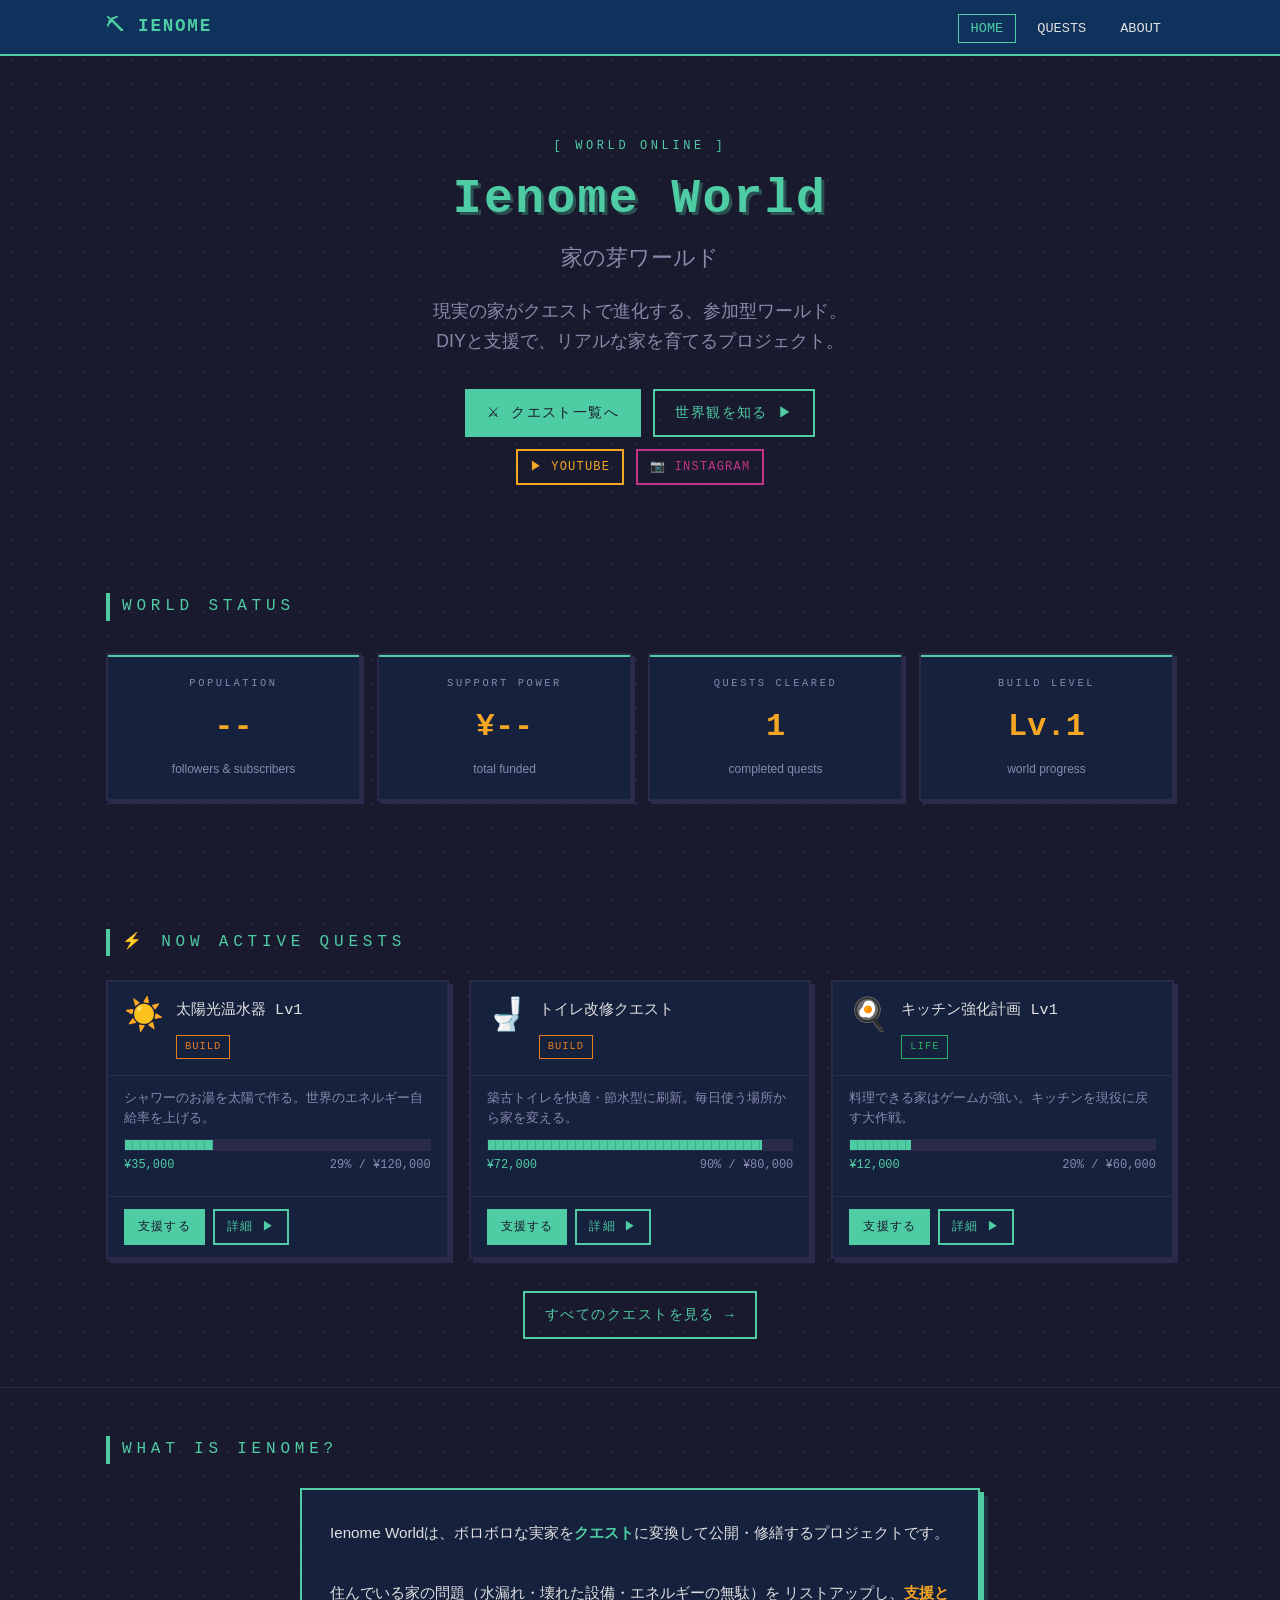
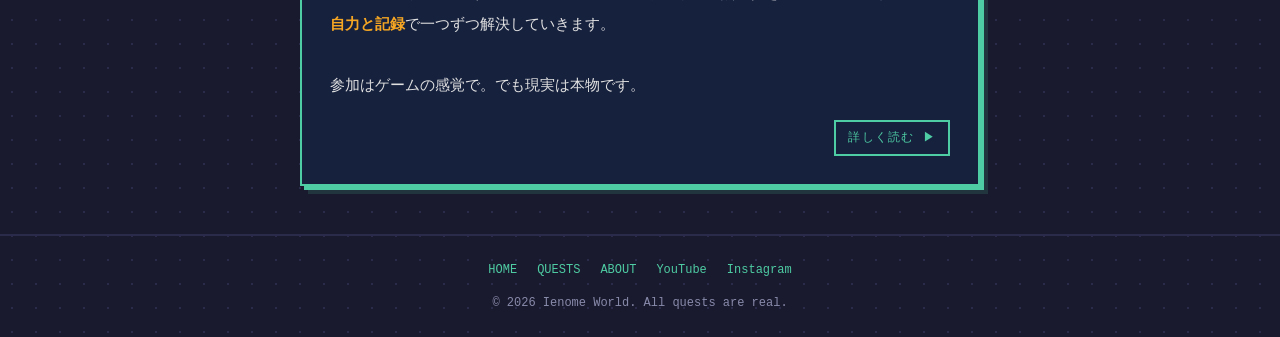
<file: index.html>
<!DOCTYPE html>
<html lang="ja">
<head>
  <meta charset="UTF-8">
  <meta name="viewport" content="width=device-width, initial-scale=1.0">
  <meta name="description" content="Ienome World（家の芽ワールド）— 現実の家がクエストで進化する、参加型ワールド。DIYと支援でリアルな家を育てるプロジェクト。">
  <title>Ienome World | 家の芽ワールド</title>
  <link rel="stylesheet" href="css/styles.css">
</head>
<body>

  <!-- ========== ナビゲーション ========== -->
  <nav class="nav">
    <div class="nav__inner">
      <a href="index.html" class="nav__logo">⛏ IENOME</a>
      <ul class="nav__links">
        <li><a href="index.html" class="active">HOME</a></li>
        <li><a href="quests.html">QUESTS</a></li>
        <li><a href="about.html">ABOUT</a></li>
      </ul>
    </div>
  </nav>

  <!-- ========== ヒーローセクション ========== -->
  <header class="hero">
    <div class="container">
      <p class="hero__eyebrow">[ WORLD ONLINE ]</p>
      <h1 class="hero__title">Ienome World</h1>
      <p class="hero__title-jp">家の芽ワールド</p>
      <p class="hero__sub">
        現実の家がクエストで進化する、参加型ワールド。<br>
        DIYと支援で、リアルな家を育てるプロジェクト。
      </p>
      <div class="btn-group">
        <a href="quests.html" class="btn btn--primary">⚔ クエスト一覧へ</a>
        <a href="about.html" class="btn">世界観を知る ▶</a>
      </div>
      <!-- SNSリンク（URLを実際のものに差し替えてください） -->
      <div class="btn-group" style="margin-top:12px;">
        <a href="https://www.youtube.com/@IenomeWorld" target="_blank" rel="noopener noreferrer" class="btn btn--gold btn--sm">▶ YouTube</a>
        <a href="https://www.instagram.com/ienome_world/" target="_blank" rel="noopener noreferrer" class="btn btn--sm" style="border-color:#c13584;color:#c13584;">📷 Instagram</a>
      </div>
    </div>
  </header>

  <!-- ========== ワールド統計 ========== -->
  <section class="section">
    <div class="container">
      <div class="section-title">World Status</div>
      <!--
        main.js が動的に書き換えます。
        JavaScript が無効な環境向けにフォールバックを表示しています。
      -->
      <div id="world-stats">
        <div class="stats-grid">
          <div class="stat-card">
            <div class="stat-card__label">Population</div>
            <div class="stat-card__value">--</div>
            <div class="stat-card__unit">followers &amp; subscribers</div>
          </div>
          <div class="stat-card">
            <div class="stat-card__label">Support Power</div>
            <div class="stat-card__value">¥--</div>
            <div class="stat-card__unit">total funded</div>
          </div>
          <div class="stat-card">
            <div class="stat-card__label">Quests Cleared</div>
            <div class="stat-card__value">--</div>
            <div class="stat-card__unit">completed quests</div>
          </div>
          <div class="stat-card">
            <div class="stat-card__label">Build Level</div>
            <div class="stat-card__value">Lv.--</div>
            <div class="stat-card__unit">world progress</div>
          </div>
        </div>
      </div>
    </div>
  </section>

  <!-- ========== Now Active Quests ========== -->
  <section class="section">
    <div class="container">
      <div class="section-title">⚡ Now Active Quests</div>
      <!-- main.js がここにカードを挿入します -->
      <div id="active-quests">
        <div class="state-message">
          <p>[ LOADING<span class="loading-dots"></span> ]</p>
        </div>
      </div>
      <div class="text-center mt-8">
        <a href="quests.html" class="btn">すべてのクエストを見る →</a>
      </div>
    </div>
  </section>

  <!-- ========== ワールドコンセプト（静的） ========== -->
  <section class="section" style="border-top: 1px solid var(--color-border-dark);">
    <div class="container">
      <div class="section-title">What is Ienome?</div>
      <div class="pixel-box" style="max-width:680px; margin:0 auto; padding:28px;">
        <p style="line-height:2; font-size:0.95rem; color:var(--color-text);">
          Ienome Worldは、ボロボロな実家を<strong style="color:var(--color-accent)">クエスト</strong>に変換して公開・修繕するプロジェクトです。<br><br>
          住んでいる家の問題（水漏れ・壊れた設備・エネルギーの無駄）を
          リストアップし、<strong style="color:var(--color-accent2)">支援と自力と記録</strong>で一つずつ解決していきます。<br><br>
          参加はゲームの感覚で。でも現実は本物です。
        </p>
        <div style="margin-top:20px; text-align:right;">
          <a href="about.html" class="btn btn--sm">詳しく読む ▶</a>
        </div>
      </div>
    </div>
  </section>

  <!-- ========== フッター ========== -->
  <footer class="footer">
    <div class="container">
      <div class="footer__links">
        <a href="index.html">HOME</a>
        <a href="quests.html">QUESTS</a>
        <a href="about.html">ABOUT</a>
        <a href="https://www.youtube.com/@IenomeWorld" target="_blank" rel="noopener">YouTube</a>
        <a href="https://www.instagram.com/ienome_world/" target="_blank" rel="noopener">Instagram</a>
      </div>
      <p>&copy; 2026 Ienome World. All quests are real.</p>
    </div>
  </footer>

  <!-- JS: utils → main の順で読み込む -->
  <script src="js/utils.js"></script>
  <script src="js/main.js"></script>
</body>
</html>
</file>
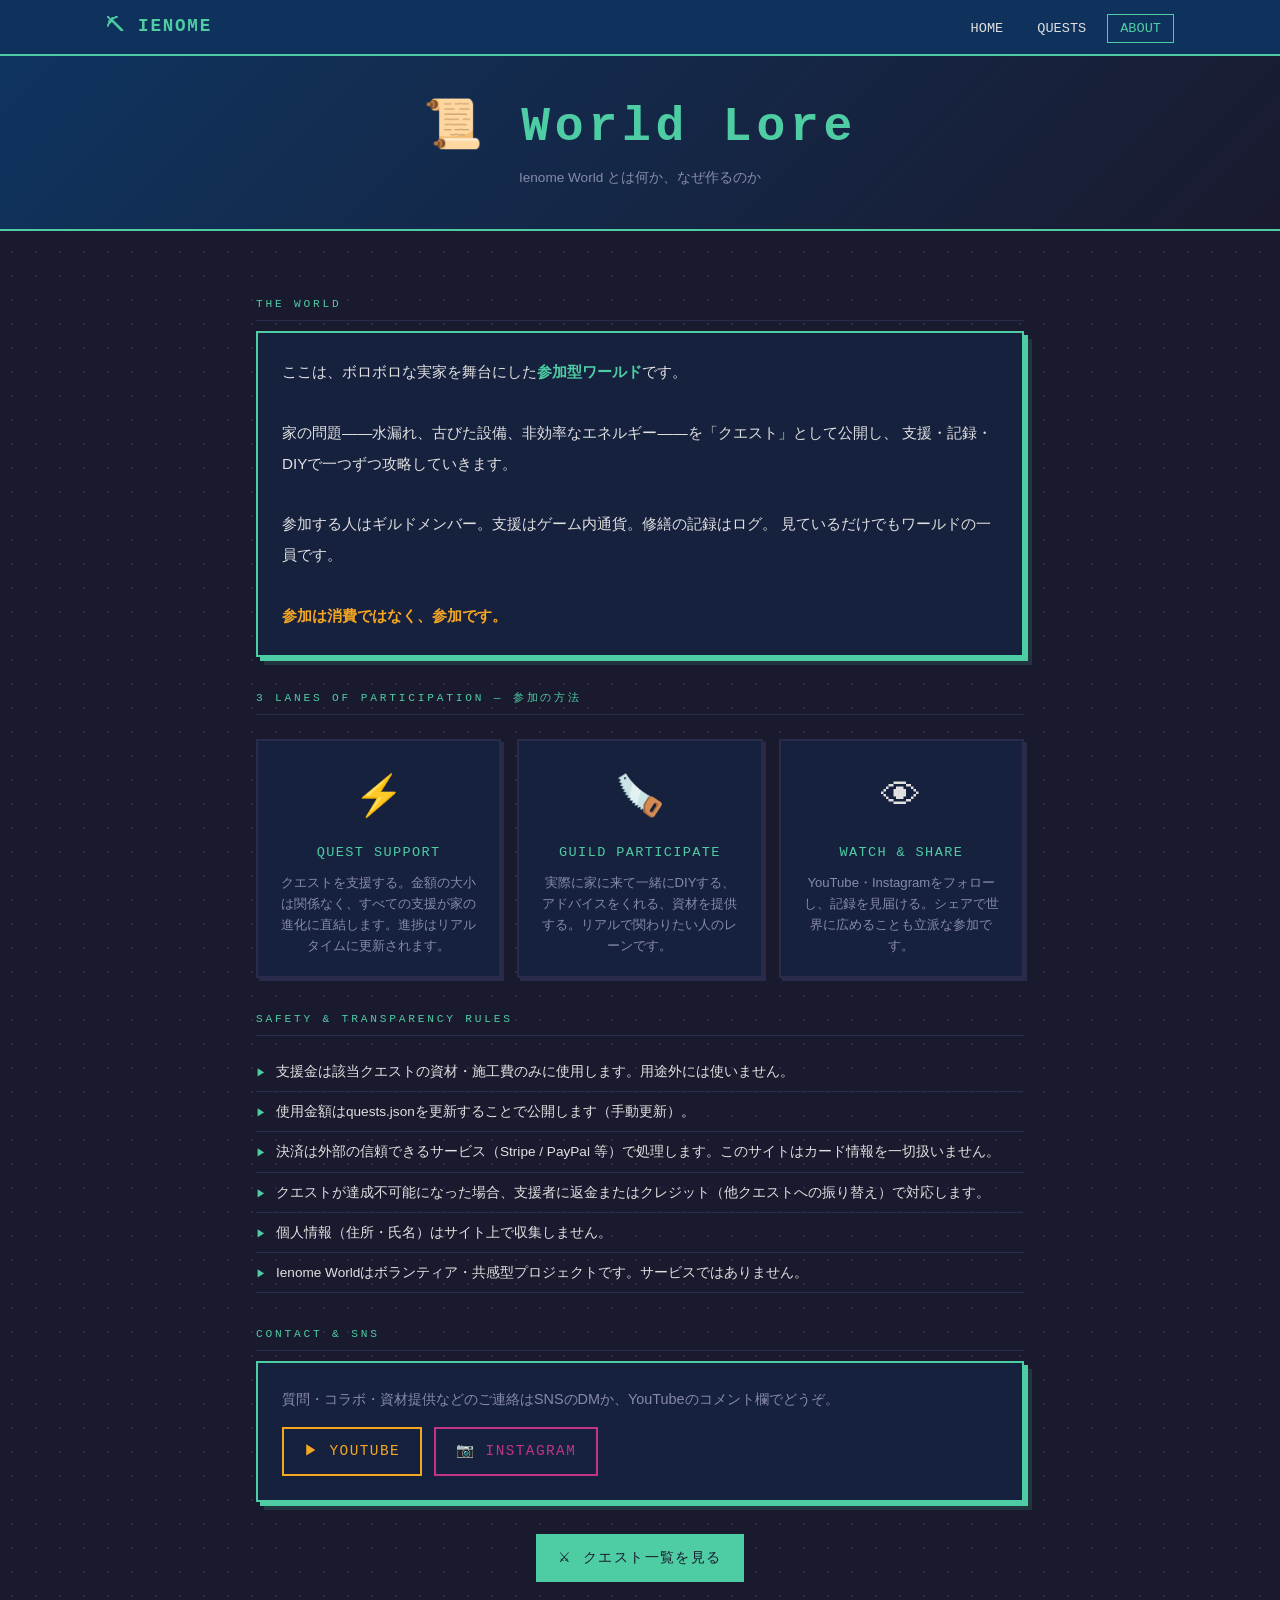
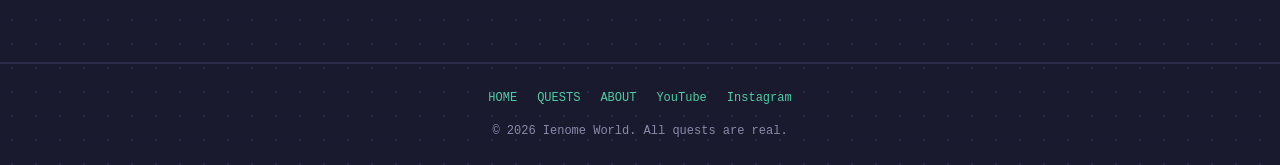
<file: about.html>
<!DOCTYPE html>
<html lang="ja">
<head>
  <meta charset="UTF-8">
  <meta name="viewport" content="width=device-width, initial-scale=1.0">
  <meta name="description" content="Ienome World（家の芽ワールド）について — 世界観・参加方法・透明性のルール">
  <title>About | Ienome World</title>
  <link rel="stylesheet" href="css/styles.css">
</head>
<body>

  <!-- ========== ナビゲーション ========== -->
  <nav class="nav">
    <div class="nav__inner">
      <a href="index.html" class="nav__logo">⛏ IENOME</a>
      <ul class="nav__links">
        <li><a href="index.html">HOME</a></li>
        <li><a href="quests.html">QUESTS</a></li>
        <li><a href="about.html" class="active">ABOUT</a></li>
      </ul>
    </div>
  </nav>

  <!-- ========== ページバナー ========== -->
  <div class="page-banner">
    <div class="container">
      <h1 class="page-banner__title">📜 World Lore</h1>
      <p class="page-banner__sub">Ienome World とは何か、なぜ作るのか</p>
    </div>
  </div>

  <!-- ========== About コンテンツ ========== -->
  <main class="section">
    <div class="container" style="max-width:800px;">

      <!-- 世界観 -->
      <div class="quest-detail__section mt-4">
        <div class="quest-detail__section-title">The World</div>
        <div class="pixel-box" style="padding:24px;">
          <p style="font-size:0.95rem; line-height:2; color:var(--color-text);">
            ここは、ボロボロな実家を舞台にした<strong style="color:var(--color-accent)">参加型ワールド</strong>です。<br><br>
            家の問題——水漏れ、古びた設備、非効率なエネルギー——を「クエスト」として公開し、
            支援・記録・DIYで一つずつ攻略していきます。<br><br>
            参加する人はギルドメンバー。支援はゲーム内通貨。修繕の記録はログ。
            見ているだけでもワールドの一員です。<br><br>
            <strong style="color:var(--color-accent2)">参加は消費ではなく、参加です。</strong>
          </p>
        </div>
      </div>

      <!-- 参加の3レーン -->
      <div class="quest-detail__section mt-8">
        <div class="quest-detail__section-title">3 Lanes of Participation — 参加の方法</div>
        <div class="lane-grid">
          <div class="lane-card">
            <div class="lane-card__icon">⚡</div>
            <div class="lane-card__title">Quest Support</div>
            <div class="lane-card__desc">
              クエストを支援する。金額の大小は関係なく、すべての支援が家の進化に直結します。進捗はリアルタイムに更新されます。
            </div>
          </div>
          <div class="lane-card">
            <div class="lane-card__icon">🪚</div>
            <div class="lane-card__title">Guild Participate</div>
            <div class="lane-card__desc">
              実際に家に来て一緒にDIYする、アドバイスをくれる、資材を提供する。リアルで関わりたい人のレーンです。
            </div>
          </div>
          <div class="lane-card">
            <div class="lane-card__icon">👁</div>
            <div class="lane-card__title">Watch &amp; Share</div>
            <div class="lane-card__desc">
              YouTube・Instagramをフォローし、記録を見届ける。シェアで世界に広めることも立派な参加です。
            </div>
          </div>
        </div>
      </div>

      <!-- 透明性ルール -->
      <div class="quest-detail__section mt-8">
        <div class="quest-detail__section-title">Safety &amp; Transparency Rules</div>
        <ul class="rules-list">
          <li>支援金は該当クエストの資材・施工費のみに使用します。用途外には使いません。</li>
          <li>使用金額はquests.jsonを更新することで公開します（手動更新）。</li>
          <li>決済は外部の信頼できるサービス（Stripe / PayPal 等）で処理します。このサイトはカード情報を一切扱いません。</li>
          <li>クエストが達成不可能になった場合、支援者に返金またはクレジット（他クエストへの振り替え）で対応します。</li>
          <li>個人情報（住所・氏名）はサイト上で収集しません。</li>
          <li>Ienome Worldはボランティア・共感型プロジェクトです。サービスではありません。</li>
        </ul>
      </div>

      <!-- 連絡先・SNS -->
      <div class="quest-detail__section mt-8">
        <div class="quest-detail__section-title">Contact &amp; SNS</div>
        <div class="pixel-box" style="padding:24px;">
          <p style="font-size:0.9rem; color:var(--color-text-dim); margin-bottom:16px;">
            質問・コラボ・資材提供などのご連絡はSNSのDMか、YouTubeのコメント欄でどうぞ。
          </p>
          <div style="display:flex; gap:12px; flex-wrap:wrap;">
            <a href="https://www.youtube.com/@IenomeWorld"
               target="_blank" rel="noopener noreferrer"
               class="btn btn--gold">▶ YouTube</a>
            <a href="https://www.instagram.com/ienome_world/"
               target="_blank" rel="noopener noreferrer"
               class="btn" style="border-color:#c13584;color:#c13584;">📷 Instagram</a>
          </div>
        </div>
      </div>

      <!-- クエスト一覧へ -->
      <div class="text-center mt-8 mb-8">
        <a href="quests.html" class="btn btn--primary">⚔ クエスト一覧を見る</a>
      </div>

    </div>
  </main>

  <!-- ========== フッター ========== -->
  <footer class="footer">
    <div class="container">
      <div class="footer__links">
        <a href="index.html">HOME</a>
        <a href="quests.html">QUESTS</a>
        <a href="about.html">ABOUT</a>
        <a href="https://www.youtube.com/@IenomeWorld" target="_blank" rel="noopener">YouTube</a>
        <a href="https://www.instagram.com/ienome_world/" target="_blank" rel="noopener">Instagram</a>
      </div>
      <p>&copy; 2026 Ienome World. All quests are real.</p>
    </div>
  </footer>

</body>
</html>
</file>
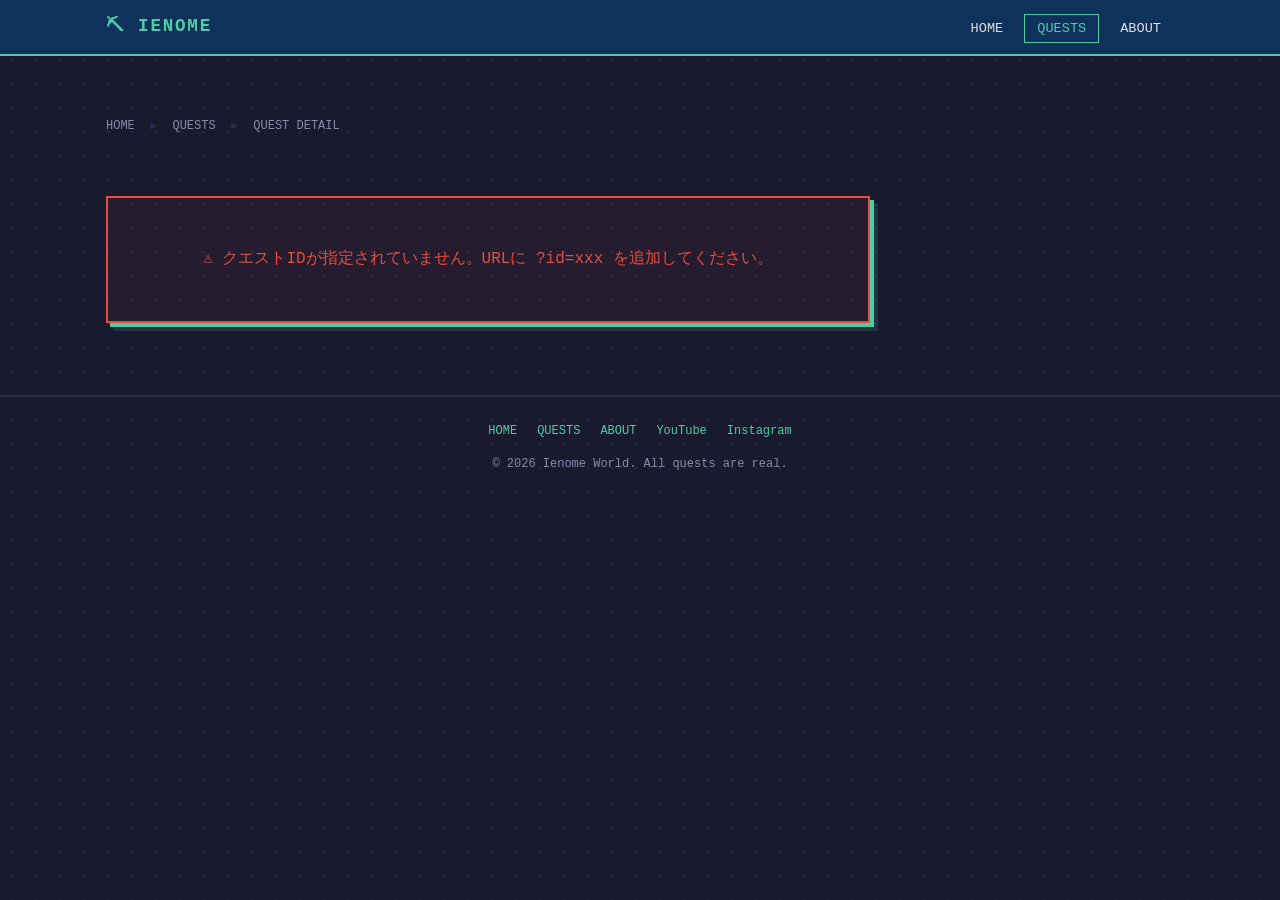
<file: quest.html>
<!DOCTYPE html>
<html lang="ja">
<head>
  <meta charset="UTF-8">
  <meta name="viewport" content="width=device-width, initial-scale=1.0">
  <meta name="description" content="Ienome World クエスト詳細">
  <title>Quest Detail | Ienome World</title>
  <link rel="stylesheet" href="css/styles.css">
</head>
<body>

  <!-- ========== ナビゲーション ========== -->
  <nav class="nav">
    <div class="nav__inner">
      <a href="index.html" class="nav__logo">⛏ IENOME</a>
      <ul class="nav__links">
        <li><a href="index.html">HOME</a></li>
        <li><a href="quests.html" class="active">QUESTS</a></li>
        <li><a href="about.html">ABOUT</a></li>
      </ul>
    </div>
  </nav>

  <!-- ========== メインコンテンツ ========== -->
  <main class="section">
    <div class="container">

      <!-- パンくず -->
      <div class="breadcrumb">
        <a href="index.html">HOME</a>
        <span class="breadcrumb__sep">▶</span>
        <a href="quests.html">QUESTS</a>
        <span class="breadcrumb__sep">▶</span>
        <!-- quest.js が名前を更新します -->
        <span id="breadcrumb-name">QUEST DETAIL</span>
      </div>

      <!-- 2カラムレイアウト：メイン + サイドバー -->
      <div class="quest-detail">

        <!-- メインエリア（quest.js が挿入） -->
        <div id="quest-detail">
          <div class="state-message">
            <p>[ LOADING<span class="loading-dots"></span> ]</p>
          </div>
        </div>

        <!-- サイドバー：支援パネル（quest.js が挿入） -->
        <aside id="quest-sidebar"></aside>

      </div>
    </div>
  </main>

  <!-- ========== フッター ========== -->
  <footer class="footer">
    <div class="container">
      <div class="footer__links">
        <a href="index.html">HOME</a>
        <a href="quests.html">QUESTS</a>
        <a href="about.html">ABOUT</a>
        <a href="https://www.youtube.com/@IenomeWorld" target="_blank" rel="noopener">YouTube</a>
        <a href="https://www.instagram.com/ienome_world/" target="_blank" rel="noopener">Instagram</a>
      </div>
      <p>&copy; 2026 Ienome World. All quests are real.</p>
    </div>
  </footer>

  <!-- JS: utils → quest の順で読み込む -->
  <script src="js/utils.js"></script>
  <script src="js/quest.js"></script>
</body>
</html>
</file>
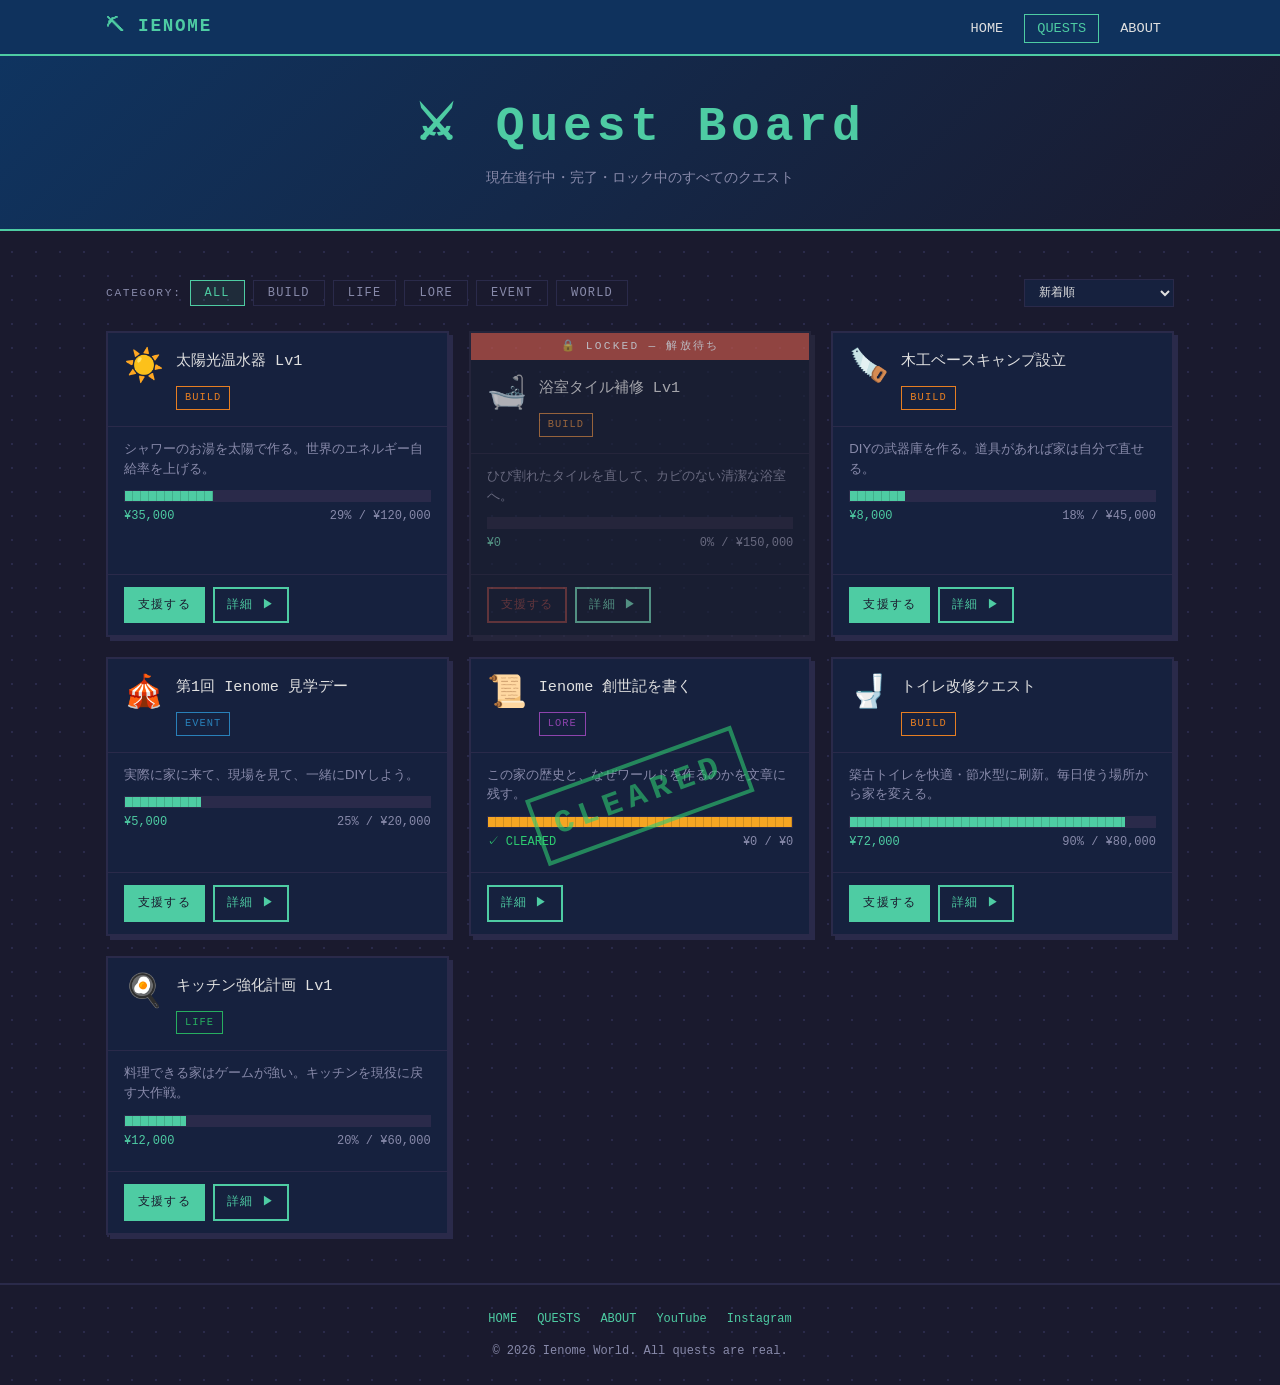
<file: quests.html>
<!DOCTYPE html>
<html lang="ja">
<head>
  <meta charset="UTF-8">
  <meta name="viewport" content="width=device-width, initial-scale=1.0">
  <meta name="description" content="Ienome World クエスト一覧 — 進行中・完了・ロック中のすべてのクエストを確認できます。">
  <title>Quests | Ienome World</title>
  <link rel="stylesheet" href="css/styles.css">
</head>
<body>

  <!-- ========== ナビゲーション ========== -->
  <nav class="nav">
    <div class="nav__inner">
      <a href="index.html" class="nav__logo">⛏ IENOME</a>
      <ul class="nav__links">
        <li><a href="index.html">HOME</a></li>
        <li><a href="quests.html" class="active">QUESTS</a></li>
        <li><a href="about.html">ABOUT</a></li>
      </ul>
    </div>
  </nav>

  <!-- ========== ページバナー ========== -->
  <div class="page-banner">
    <div class="container">
      <h1 class="page-banner__title">⚔ Quest Board</h1>
      <p class="page-banner__sub">現在進行中・完了・ロック中のすべてのクエスト</p>
    </div>
  </div>

  <!-- ========== クエスト一覧 ========== -->
  <main class="section">
    <div class="container">

      <!-- フィルタ & ソート -->
      <div class="filter-bar">
        <span class="filter-bar__label">Category:</span>
        <!-- quests.js が動的に生成します -->
        <div id="filter-bar" style="display:contents;"></div>

        <select id="sort-select" class="sort-select">
          <option value="newest">新着順</option>
          <option value="progress">進捗率（高い順）</option>
          <option value="goal">目標金額（高い順）</option>
        </select>
      </div>

      <!-- クエストカード一覧（quests.js が挿入） -->
      <div id="quest-list">
        <div class="state-message">
          <p>[ LOADING<span class="loading-dots"></span> ]</p>
        </div>
      </div>

    </div>
  </main>

  <!-- ========== フッター ========== -->
  <footer class="footer">
    <div class="container">
      <div class="footer__links">
        <a href="index.html">HOME</a>
        <a href="quests.html">QUESTS</a>
        <a href="about.html">ABOUT</a>
        <a href="https://www.youtube.com/@IenomeWorld" target="_blank" rel="noopener">YouTube</a>
        <a href="https://www.instagram.com/ienome_world/" target="_blank" rel="noopener">Instagram</a>
      </div>
      <p>&copy; 2026 Ienome World. All quests are real.</p>
    </div>
  </footer>

  <!-- JS: utils → quests の順で読み込む -->
  <script src="js/utils.js"></script>
  <script src="js/quests.js"></script>
</body>
</html>
</file>
<file: css/styles.css>
/* ==============================================
   Ienome World - Pixel / Minecraft テーマ CSS
   ============================================== */

/* ---------- CSS カスタムプロパティ（テーマ変数） ---------- */
:root {
  /* メインカラー */
  --color-bg:          #1a1a2e;   /* 夜の草原っぽい深紺 */
  --color-bg-card:     #16213e;   /* カード背景 */
  --color-bg-panel:    #0f3460;   /* パネル系 */
  --color-border:      #4ecca3;   /* ピクセル枠（エメラルドっぽい緑） */
  --color-border-dark: #2a2a4a;   /* 薄い仕切り */
  --color-text:        #e0e0e0;   /* メインテキスト */
  --color-text-dim:    #888aaa;   /* 薄いテキスト */
  --color-accent:      #4ecca3;   /* アクセント（緑） */
  --color-accent2:     #f5a623;   /* アクセント2（金・経験値っぽい） */
  --color-danger:      #e74c3c;   /* 警告・LOCKED */
  --color-success:     #2ecc71;   /* 成功・CLEARED */

  /* カテゴリバッジ色 */
  --cat-build:  #e67e22;  /* 木材色っぽいオレンジ */
  --cat-life:   #27ae60;  /* 自然・緑 */
  --cat-lore:   #8e44ad;  /* 魔法・紫 */
  --cat-event:  #2980b9;  /* 水色 */
  --cat-world:  #c0392b;  /* レッドストーン赤 */

  /* タイポグラフィ */
  --font-main:  'Courier New', Courier, monospace; /* ピクセルっぽい等幅 */
  --font-jp:    'Hiragino Kaku Gothic ProN', 'Meiryo', sans-serif;

  /* スペーシング */
  --px: 4px;   /* 1ピクセルブロック単位 */
  --radius: 0; /* ピクセル風：角丸なし */
}

/* ---------- リセット & ベース ---------- */
*, *::before, *::after {
  box-sizing: border-box;
  margin: 0;
  padding: 0;
}

html {
  scroll-behavior: smooth;
}

body {
  background-color: var(--color-bg);
  color: var(--color-text);
  font-family: var(--font-jp);
  line-height: 1.7;
  /* ドット格子背景（CSSで生成） */
  background-image:
    radial-gradient(circle, #2a2a4a 1px, transparent 1px);
  background-size: 24px 24px;
  min-height: 100vh;
}

a {
  color: var(--color-accent);
  text-decoration: none;
}
a:hover {
  text-decoration: underline;
  color: var(--color-accent2);
}

img {
  max-width: 100%;
  display: block;
}

/* ---------- タイポグラフィ ---------- */
h1, h2, h3, h4 {
  font-family: var(--font-main);
  letter-spacing: 0.05em;
  line-height: 1.3;
}

h1 { font-size: clamp(1.8rem, 5vw, 3rem); }
h2 { font-size: clamp(1.3rem, 3vw, 2rem); }
h3 { font-size: clamp(1rem, 2.5vw, 1.4rem); }

/* ---------- レイアウト ---------- */
.container {
  max-width: 1100px;
  margin: 0 auto;
  padding: 0 16px;
}

.section {
  padding: 48px 0;
}

/* ---------- ピクセル枠ボックス ---------- */
/* ステップ状の影でブロック感を演出 */
.pixel-box {
  border: 2px solid var(--color-border);
  background: var(--color-bg-card);
  box-shadow:
    4px 4px 0 0 var(--color-border),
    8px 8px 0 0 rgba(78, 204, 163, 0.15);
  padding: calc(var(--px) * 4);
}

.pixel-box--panel {
  border-color: var(--color-border-dark);
  box-shadow:
    4px 4px 0 0 var(--color-border-dark);
}

/* ---------- ナビゲーション ---------- */
.nav {
  background: rgba(15, 52, 96, 0.95);
  border-bottom: 2px solid var(--color-border);
  backdrop-filter: blur(4px);
  position: sticky;
  top: 0;
  z-index: 100;
}

.nav__inner {
  display: flex;
  align-items: center;
  justify-content: space-between;
  padding: 12px 16px;
  max-width: 1100px;
  margin: 0 auto;
}

.nav__logo {
  font-family: var(--font-main);
  font-size: 1.1rem;
  color: var(--color-accent);
  font-weight: bold;
  letter-spacing: 0.1em;
}

.nav__links {
  display: flex;
  gap: 8px;
  list-style: none;
}

.nav__links a {
  font-family: var(--font-main);
  font-size: 0.85rem;
  color: var(--color-text);
  padding: 6px 12px;
  border: 1px solid transparent;
  transition: border-color 0.15s, color 0.15s;
}

.nav__links a:hover,
.nav__links a.active {
  border-color: var(--color-accent);
  color: var(--color-accent);
  text-decoration: none;
}

/* ---------- ヒーローセクション ---------- */
.hero {
  text-align: center;
  padding: 80px 16px 60px;
  position: relative;
}

.hero__eyebrow {
  font-family: var(--font-main);
  font-size: 0.75rem;
  letter-spacing: 0.3em;
  color: var(--color-accent);
  margin-bottom: 12px;
  text-transform: uppercase;
}

.hero__title {
  color: var(--color-accent);
  text-shadow: 3px 3px 0 rgba(78, 204, 163, 0.3);
  margin-bottom: 8px;
}

.hero__title-jp {
  font-size: clamp(1rem, 2.5vw, 1.4rem);
  color: var(--color-text-dim);
  font-family: var(--font-jp);
  font-weight: normal;
  margin-bottom: 20px;
}

.hero__sub {
  font-size: clamp(0.9rem, 2vw, 1.1rem);
  color: var(--color-text-dim);
  max-width: 600px;
  margin: 0 auto 32px;
}

/* ---------- ボタン ---------- */
.btn {
  display: inline-block;
  font-family: var(--font-main);
  font-size: 0.9rem;
  padding: 10px 20px;
  border: 2px solid var(--color-accent);
  background: transparent;
  color: var(--color-accent);
  cursor: pointer;
  letter-spacing: 0.1em;
  transition: background 0.15s, color 0.15s, box-shadow 0.15s;
  text-transform: uppercase;
}

.btn:hover {
  background: var(--color-accent);
  color: var(--color-bg);
  box-shadow: 4px 4px 0 rgba(78, 204, 163, 0.4);
  text-decoration: none;
}

.btn--primary {
  background: var(--color-accent);
  color: var(--color-bg);
}

.btn--primary:hover {
  background: var(--color-accent2);
  border-color: var(--color-accent2);
  color: var(--color-bg);
}

.btn--gold {
  border-color: var(--color-accent2);
  color: var(--color-accent2);
}

.btn--gold:hover {
  background: var(--color-accent2);
  color: var(--color-bg);
  box-shadow: 4px 4px 0 rgba(245, 166, 35, 0.4);
}

.btn--danger {
  border-color: var(--color-danger);
  color: var(--color-danger);
  cursor: not-allowed;
  opacity: 0.6;
}

.btn--sm {
  font-size: 0.75rem;
  padding: 6px 12px;
}

.btn-group {
  display: flex;
  gap: 12px;
  flex-wrap: wrap;
  justify-content: center;
  margin-top: 8px;
}

/* ---------- ワールド統計 ---------- */
.stats-grid {
  display: grid;
  grid-template-columns: repeat(auto-fit, minmax(180px, 1fr));
  gap: 16px;
  margin: 32px 0;
}

.stat-card {
  text-align: center;
  padding: 20px 16px;
  border: 2px solid var(--color-border-dark);
  background: var(--color-bg-card);
  box-shadow: 3px 3px 0 0 var(--color-border-dark);
  position: relative;
  overflow: hidden;
}

.stat-card::before {
  content: '';
  position: absolute;
  top: 0; left: 0; right: 0;
  height: 2px;
  background: var(--color-accent);
}

.stat-card__label {
  font-family: var(--font-main);
  font-size: 0.65rem;
  letter-spacing: 0.25em;
  color: var(--color-text-dim);
  text-transform: uppercase;
  margin-bottom: 8px;
}

.stat-card__value {
  font-family: var(--font-main);
  font-size: clamp(1.4rem, 3vw, 2rem);
  color: var(--color-accent2);
  font-weight: bold;
}

.stat-card__unit {
  font-size: 0.75rem;
  color: var(--color-text-dim);
  margin-top: 4px;
}

/* ---------- セクションタイトル ---------- */
.section-title {
  font-family: var(--font-main);
  font-size: clamp(0.8rem, 2vw, 1rem);
  letter-spacing: 0.3em;
  color: var(--color-accent);
  text-transform: uppercase;
  border-left: 4px solid var(--color-accent);
  padding-left: 12px;
  margin-bottom: 24px;
}

/* ---------- クエストカード ---------- */
.quest-grid {
  display: grid;
  grid-template-columns: repeat(auto-fill, minmax(280px, 1fr));
  gap: 20px;
}

.quest-card {
  border: 2px solid var(--color-border-dark);
  background: var(--color-bg-card);
  box-shadow: 4px 4px 0 0 var(--color-border-dark);
  display: flex;
  flex-direction: column;
  transition: box-shadow 0.15s, border-color 0.15s;
  position: relative;
  overflow: hidden;
}

.quest-card:hover {
  border-color: var(--color-accent);
  box-shadow: 4px 4px 0 0 var(--color-accent),
              8px 8px 0 0 rgba(78, 204, 163, 0.15);
}

/* CLEARED スタンプ */
.quest-card--cleared::after {
  content: 'CLEARED';
  position: absolute;
  top: 50%;
  left: 50%;
  transform: translate(-50%, -50%) rotate(-20deg);
  font-family: var(--font-main);
  font-size: 2rem;
  font-weight: bold;
  color: var(--color-success);
  border: 4px solid var(--color-success);
  padding: 4px 16px;
  opacity: 0.6;
  pointer-events: none;
  letter-spacing: 0.2em;
  white-space: nowrap;
}

.quest-card--locked {
  opacity: 0.7;
  filter: grayscale(30%);
}

.quest-card__header {
  padding: 16px;
  border-bottom: 1px solid var(--color-border-dark);
  display: flex;
  align-items: flex-start;
  gap: 12px;
}

.quest-card__icon {
  font-size: 2rem;
  line-height: 1;
  flex-shrink: 0;
}

.quest-card__meta {
  flex: 1;
  min-width: 0;
}

.quest-card__name {
  font-family: var(--font-main);
  font-size: 0.95rem;
  color: var(--color-text);
  margin-bottom: 6px;
  word-break: break-word;
}

.quest-card__body {
  padding: 12px 16px;
  flex: 1;
}

.quest-card__desc {
  font-size: 0.82rem;
  color: var(--color-text-dim);
  margin-bottom: 12px;
  line-height: 1.5;
}

.quest-card__footer {
  padding: 12px 16px;
  border-top: 1px solid var(--color-border-dark);
  display: flex;
  gap: 8px;
  flex-wrap: wrap;
}

/* LOCKED バナー */
.locked-banner {
  background: var(--color-danger);
  color: #fff;
  font-family: var(--font-main);
  font-size: 0.7rem;
  letter-spacing: 0.2em;
  text-align: center;
  padding: 4px;
}

/* ---------- カテゴリバッジ ---------- */
.badge {
  display: inline-block;
  font-family: var(--font-main);
  font-size: 0.65rem;
  letter-spacing: 0.1em;
  padding: 2px 8px;
  text-transform: uppercase;
  border: 1px solid;
}

.badge--BUILD  { color: var(--cat-build);  border-color: var(--cat-build);  }
.badge--LIFE   { color: var(--cat-life);   border-color: var(--cat-life);   }
.badge--LORE   { color: var(--cat-lore);   border-color: var(--cat-lore);   }
.badge--EVENT  { color: var(--cat-event);  border-color: var(--cat-event);  }
.badge--WORLD  { color: var(--cat-world);  border-color: var(--cat-world);  }

/* ---------- 進捗バー ---------- */
.progress-wrap {
  margin: 8px 0;
}

.progress-bar-bg {
  height: 12px;
  background: var(--color-border-dark);
  border: 1px solid var(--color-border-dark);
  position: relative;
  overflow: hidden;
}

.progress-bar-fill {
  height: 100%;
  background: var(--color-accent);
  /* ピクセルっぽいブロック進捗：段差テクスチャ */
  background-image: repeating-linear-gradient(
    90deg,
    transparent 0px,
    transparent 7px,
    rgba(0,0,0,0.15) 7px,
    rgba(0,0,0,0.15) 8px
  );
  transition: width 0.6s ease;
  min-width: 0;
}

.progress-bar-fill--gold {
  background: var(--color-accent2);
  background-image: repeating-linear-gradient(
    90deg,
    transparent 0px,
    transparent 7px,
    rgba(0,0,0,0.15) 7px,
    rgba(0,0,0,0.15) 8px
  );
}

.progress-text {
  font-family: var(--font-main);
  font-size: 0.75rem;
  color: var(--color-text-dim);
  display: flex;
  justify-content: space-between;
  margin-top: 4px;
}

.progress-text--highlight {
  color: var(--color-accent);
}

/* ---------- フィルター & ソート ---------- */
.filter-bar {
  display: flex;
  flex-wrap: wrap;
  gap: 8px;
  margin-bottom: 24px;
  align-items: center;
}

.filter-bar__label {
  font-family: var(--font-main);
  font-size: 0.7rem;
  color: var(--color-text-dim);
  letter-spacing: 0.15em;
  text-transform: uppercase;
}

.filter-btn {
  font-family: var(--font-main);
  font-size: 0.75rem;
  padding: 5px 14px;
  border: 1px solid var(--color-border-dark);
  background: transparent;
  color: var(--color-text-dim);
  cursor: pointer;
  letter-spacing: 0.1em;
  transition: all 0.15s;
  text-transform: uppercase;
}

.filter-btn:hover,
.filter-btn.active {
  border-color: var(--color-accent);
  color: var(--color-accent);
}

.filter-btn.active {
  background: rgba(78, 204, 163, 0.1);
}

.sort-select {
  font-family: var(--font-main);
  font-size: 0.75rem;
  padding: 5px 10px;
  border: 1px solid var(--color-border-dark);
  background: var(--color-bg-card);
  color: var(--color-text);
  cursor: pointer;
  margin-left: auto;
}

/* ---------- クエスト詳細ページ ---------- */
.quest-detail {
  display: grid;
  grid-template-columns: 1fr 280px;
  gap: 24px;
  align-items: start;
}

@media (max-width: 768px) {
  .quest-detail {
    grid-template-columns: 1fr;
  }
}

.quest-detail__main { }

.quest-detail__sidebar {
  position: sticky;
  top: 80px;
}

.quest-detail__title {
  font-family: var(--font-main);
  font-size: clamp(1.3rem, 3vw, 2rem);
  color: var(--color-accent);
  margin-bottom: 12px;
  word-break: break-word;
}

.quest-detail__icon-wrap {
  font-size: 3rem;
  line-height: 1;
  margin-bottom: 8px;
}

.quest-detail__section {
  margin-bottom: 28px;
}

.quest-detail__section-title {
  font-family: var(--font-main);
  font-size: 0.7rem;
  letter-spacing: 0.25em;
  color: var(--color-accent);
  text-transform: uppercase;
  margin-bottom: 10px;
  padding-bottom: 6px;
  border-bottom: 1px solid var(--color-border-dark);
}

.quest-detail__text {
  font-size: 0.9rem;
  color: var(--color-text);
  line-height: 1.8;
}

/* 予算内訳テーブル */
.budget-table {
  width: 100%;
  border-collapse: collapse;
  font-family: var(--font-main);
  font-size: 0.8rem;
}

.budget-table th,
.budget-table td {
  padding: 8px 12px;
  border: 1px solid var(--color-border-dark);
  text-align: left;
}

.budget-table th {
  background: var(--color-bg-panel);
  color: var(--color-text-dim);
  font-size: 0.7rem;
  letter-spacing: 0.1em;
  text-transform: uppercase;
}

.budget-table td:last-child {
  text-align: right;
  color: var(--color-accent2);
}

.budget-table tr:last-child td {
  border-top: 2px solid var(--color-border);
  font-weight: bold;
  color: var(--color-accent);
}

/* Before/After 画像 */
.before-after {
  display: grid;
  grid-template-columns: 1fr 1fr;
  gap: 12px;
}

.before-after__item {
  text-align: center;
}

.before-after__label {
  font-family: var(--font-main);
  font-size: 0.7rem;
  letter-spacing: 0.2em;
  color: var(--color-text-dim);
  margin-bottom: 6px;
  text-transform: uppercase;
}

.before-after__img {
  width: 100%;
  aspect-ratio: 4/3;
  object-fit: cover;
  border: 2px solid var(--color-border-dark);
  background: var(--color-bg-panel);
}

/* 進捗ログ（タイムライン） */
.timeline {
  list-style: none;
  position: relative;
  padding-left: 20px;
}

.timeline::before {
  content: '';
  position: absolute;
  left: 0; top: 0; bottom: 0;
  width: 2px;
  background: var(--color-border-dark);
}

.timeline__item {
  position: relative;
  margin-bottom: 20px;
}

.timeline__item::before {
  content: '■';
  position: absolute;
  left: -24px;
  color: var(--color-accent);
  font-size: 0.6rem;
  top: 4px;
}

.timeline__date {
  font-family: var(--font-main);
  font-size: 0.7rem;
  color: var(--color-text-dim);
  margin-bottom: 4px;
}

.timeline__text {
  font-size: 0.85rem;
  color: var(--color-text);
}

/* YouTube 埋め込み */
.video-embed {
  width: 100%;
  aspect-ratio: 16/9;
  border: 2px solid var(--color-border-dark);
  background: #000;
}

/* 支援サイドバー */
.support-panel {
  padding: 20px;
  text-align: center;
}

.support-panel__amount {
  font-family: var(--font-main);
  font-size: 1.5rem;
  color: var(--color-accent2);
  margin: 12px 0 4px;
}

.support-panel__goal {
  font-family: var(--font-main);
  font-size: 0.75rem;
  color: var(--color-text-dim);
  margin-bottom: 16px;
}

.support-panel .btn {
  width: 100%;
  margin-top: 12px;
  font-size: 1rem;
  padding: 14px;
}

/* ---------- About ページ ---------- */
.lane-grid {
  display: grid;
  grid-template-columns: repeat(auto-fit, minmax(220px, 1fr));
  gap: 16px;
  margin: 24px 0;
}

.lane-card {
  padding: 20px;
  border: 2px solid var(--color-border-dark);
  background: var(--color-bg-card);
  box-shadow: 3px 3px 0 0 var(--color-border-dark);
  text-align: center;
}

.lane-card__icon {
  font-size: 2.5rem;
  margin-bottom: 12px;
}

.lane-card__title {
  font-family: var(--font-main);
  font-size: 0.85rem;
  letter-spacing: 0.1em;
  color: var(--color-accent);
  margin-bottom: 8px;
  text-transform: uppercase;
}

.lane-card__desc {
  font-size: 0.82rem;
  color: var(--color-text-dim);
  line-height: 1.6;
}

.rules-list {
  list-style: none;
  margin: 16px 0;
}

.rules-list li {
  font-size: 0.85rem;
  color: var(--color-text);
  padding: 8px 0;
  border-bottom: 1px solid var(--color-border-dark);
  display: flex;
  gap: 10px;
  align-items: baseline;
}

.rules-list li::before {
  content: '▶';
  color: var(--color-accent);
  font-size: 0.6rem;
  flex-shrink: 0;
}

/* ---------- フッター ---------- */
.footer {
  border-top: 2px solid var(--color-border-dark);
  padding: 24px 16px;
  text-align: center;
  font-family: var(--font-main);
  font-size: 0.75rem;
  color: var(--color-text-dim);
}

.footer__links {
  display: flex;
  gap: 20px;
  justify-content: center;
  margin-bottom: 12px;
  flex-wrap: wrap;
}

/* ---------- エラー・ローディング ---------- */
.state-message {
  text-align: center;
  padding: 48px 16px;
  font-family: var(--font-main);
  color: var(--color-text-dim);
}

.state-message--error {
  color: var(--color-danger);
  border: 2px solid var(--color-danger);
  background: rgba(231, 76, 60, 0.05);
  margin: 24px 0;
}

.loading-dots::after {
  content: '...';
  animation: blink-dots 1s steps(3, end) infinite;
}

@keyframes blink-dots {
  0%   { content: '.'; }
  33%  { content: '..'; }
  66%  { content: '...'; }
  100% { content: '.'; }
}

/* ---------- ページ見出しバナー ---------- */
.page-banner {
  background: linear-gradient(
    135deg,
    var(--color-bg-panel) 0%,
    var(--color-bg) 100%
  );
  border-bottom: 2px solid var(--color-border);
  padding: 40px 16px;
  text-align: center;
}

.page-banner__title {
  font-family: var(--font-main);
  color: var(--color-accent);
  letter-spacing: 0.1em;
  margin-bottom: 8px;
}

.page-banner__sub {
  font-size: 0.85rem;
  color: var(--color-text-dim);
}

/* ---------- パンくず ---------- */
.breadcrumb {
  font-family: var(--font-main);
  font-size: 0.75rem;
  color: var(--color-text-dim);
  padding: 12px 0;
  margin-bottom: 24px;
}

.breadcrumb a {
  color: var(--color-text-dim);
}

.breadcrumb a:hover {
  color: var(--color-accent);
  text-decoration: none;
}

.breadcrumb__sep {
  margin: 0 8px;
  color: var(--color-border-dark);
}

/* ---------- レスポンシブ ---------- */
@media (max-width: 640px) {
  .nav__links {
    gap: 4px;
  }

  .nav__links a {
    font-size: 0.75rem;
    padding: 5px 8px;
  }

  .stats-grid {
    grid-template-columns: repeat(2, 1fr);
  }

  .before-after {
    grid-template-columns: 1fr;
  }

  .filter-bar {
    gap: 6px;
  }

  .sort-select {
    margin-left: 0;
    width: 100%;
  }
}

/* ---------- ユーティリティ ---------- */
.text-center { text-align: center; }
.text-dim { color: var(--color-text-dim); }
.text-accent { color: var(--color-accent); }
.text-gold { color: var(--color-accent2); }
.mt-4 { margin-top: 16px; }
.mt-8 { margin-top: 32px; }
.mb-4 { margin-bottom: 16px; }
.mb-8 { margin-bottom: 32px; }
</file>
